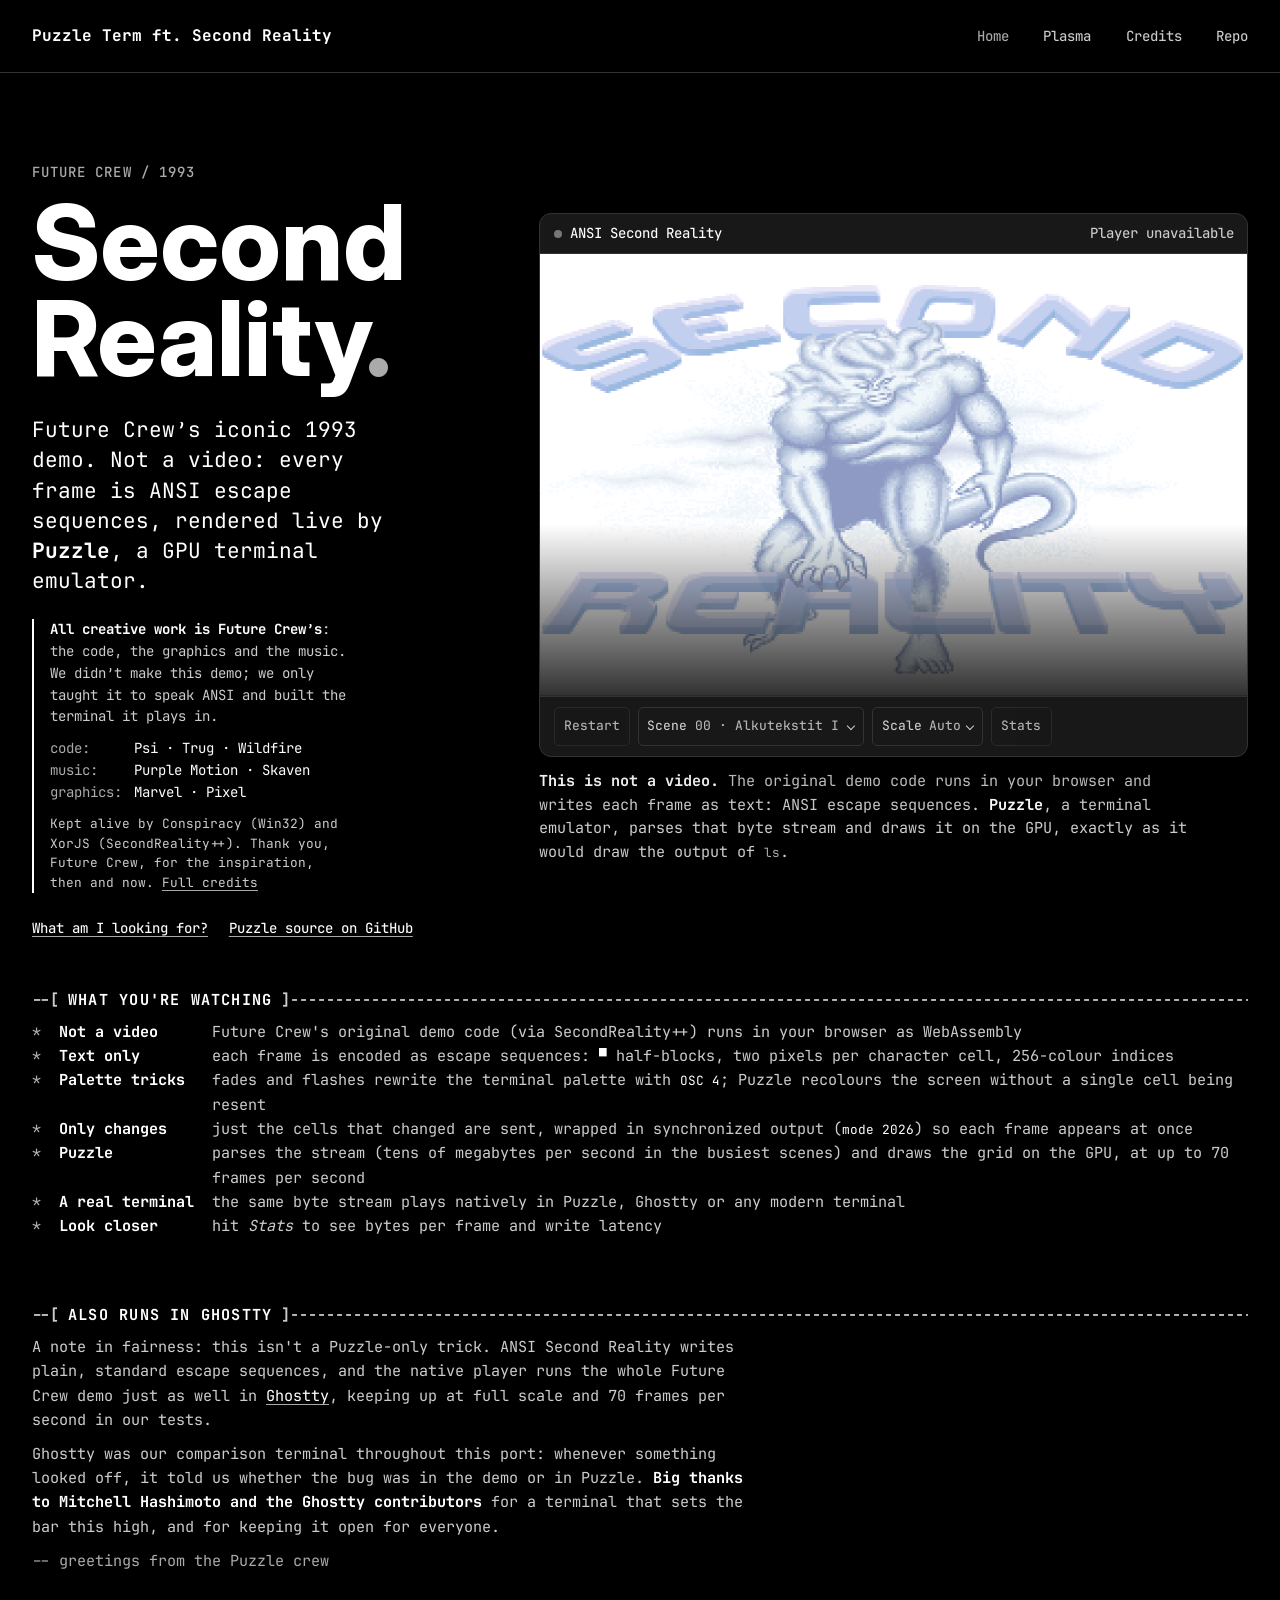
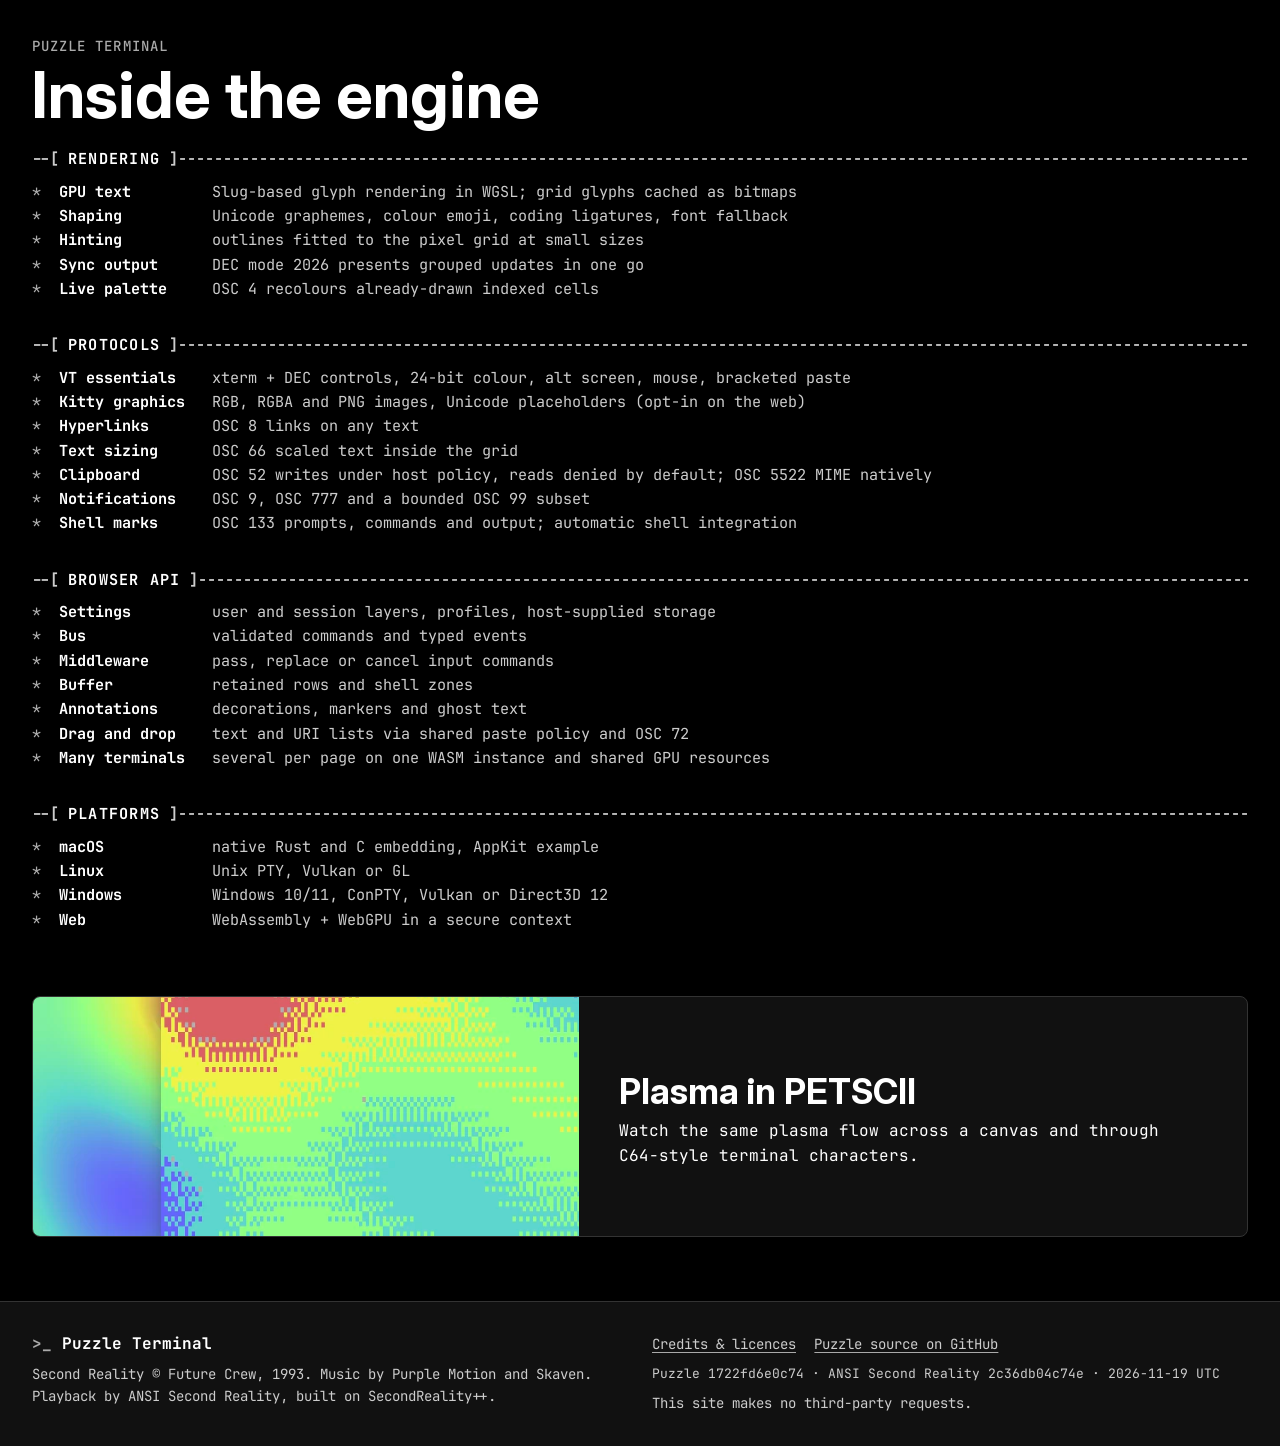
<file: index.html>
<!doctype html>
<html lang="en">
<head>
  <meta charset="utf-8">
  <meta name="viewport" content="width=device-width, initial-scale=1">
  <meta name="description" content="Watch Future Crew’s Second Reality play inside Puzzle Terminal, then explore the engine’s rendering, protocols and browser API.">
  <meta http-equiv="Content-Security-Policy" content="default-src 'self'; script-src 'self' 'wasm-unsafe-eval'; style-src 'self' 'unsafe-inline'; img-src 'self'; object-src 'none'; base-uri 'none'">
  <title>Puzzle Terminal — Second Reality</title>
  <link rel="stylesheet" href="./css/site.css">
  <script type="module" src="./js/showcase.js"></script>
</head>
<body>
  <a class="skip" href="#main">Skip to content</a>
  <header class="masthead">
    <div class="wrap masthead-inner">
      <a class="wordmark" href="./">Puzzle Term ft. Second Reality</a>
      <nav aria-label="Main">
        <a href="./" aria-current="page">Home</a>
        <a href="./plasma.html">Plasma</a>
        <a href="./credits.html">Credits</a>
        <a href="https://github.com/lateshift/puzzle-term">Repo</a>
      </nav>
    </div>
  </header>

  <main id="main" class="wrap">
    <section class="hero" aria-labelledby="hero-title">
      <div class="hero-copy">
        <p class="eyebrow">Future Crew <span aria-hidden="true">/</span> 1993</p>
        <h1 id="hero-title">Second<br>Reality<span class="accent">.</span></h1>
        <!-- README.md: Overview; ANSI Second Reality README.md: Introduction and Build and run -->
        <p class="lede">Future Crew’s iconic 1993 demo. Not a video: every frame is ANSI escape sequences, rendered live by <strong>Puzzle</strong>, a GPU terminal emulator.</p>
        <!-- ANSI Second Reality README.md: Credits (FCINFO10.TXT member list; SecondRealityW32; SecondReality++) -->
        <div class="fc-credit">
          <p><strong>All creative work is Future Crew’s</strong>: the code, the graphics and the music. We didn’t make this demo; we only taught it to speak ANSI and built the terminal it plays in.</p>
          <dl class="fc-names">
            <dt>code</dt><dd>Psi · Trug · Wildfire</dd>
            <dt>music</dt><dd>Purple Motion · Skaven</dd>
            <dt>graphics</dt><dd>Marvel · Pixel</dd>
          </dl>
          <p class="fc-thanks">Kept alive by Conspiracy (Win32) and XorJS (SecondReality++). Thank you, Future Crew, for the inspiration, then and now. <a href="./credits.html#demo-credit">Full credits</a></p>
        </div>
        <div class="hero-links">
          <a href="#how">What am I looking for?</a>
          <a href="https://github.com/lateshift/puzzle-term">Puzzle source on GitHub</a>
        </div>
      </div>

      <figure class="demo">
        <div class="frame" id="terminal-frame">
          <div class="frame-bar">
            <span class="frame-title"><span class="led" aria-hidden="true"></span> ANSI Second Reality</span>
            <p id="play-status" class="play-status" role="status">Checking WebGPU…</p>
          </div>
          <div class="stage" id="stage">
            <div class="terminal" id="terminal" aria-label="Puzzle Terminal playback" aria-hidden="true"></div>
            <div class="poster" id="poster">
              <!-- ANSI Second Reality REPORT.md: Part 03 Logo, Puzzle screenshot -->
              <img src="./img/second-reality-logo.png" alt="Second Reality’s blue pixel-art logo and horned figure, captured in Puzzle Terminal" width="800" height="1080">
            </div>
            <button class="primary play" id="play" type="button" disabled><span aria-hidden="true">▶</span> Play Second Reality (with sound)</button>
            <output class="stats" id="stats" aria-label="Playback statistics" aria-live="off" hidden></output>
          </div>
          <div class="controls" id="controls">
            <button id="restart" type="button" disabled>Restart</button>
            <label class="select-control" for="scene">
              <span>Scene</span>
              <select id="scene" disabled>
                <option value="0">00 · Alkutekstit I</option>
                <option value="1">01 · Alkutekstit II</option>
                <option value="2">02 · Alkutekstit III</option>
                <option value="3">03 · Logo</option>
                <option value="4">04 · Glenz</option>
                <option value="5">05 · Dottitunneli</option>
                <option value="6">06 · Techno</option>
                <option value="7">07 · Panicfake</option>
                <option value="8">08 · Vuori-Scrolli</option>
                <option value="9">09 · Rotazoomer</option>
                <option value="10">10 · Plasmacube</option>
                <option value="11">11 · MiniVectorBalls</option>
                <option value="12">12 · Peilipalloscroll</option>
                <option value="13">13 · 3D-Sinusfield</option>
                <option value="14">14 · Jellypic</option>
                <option value="15">15 · Vector Part II</option>
                <option value="16">16 · Endpictureflash</option>
                <option value="17">17 · Credits/Greetings</option>
                <option value="18">18 · EndScrolling</option>
              </select>
            </label>
            <label class="select-control" for="scale">
              <span>Scale</span>
              <select id="scale" disabled>
                <option value="auto">Auto</option>
                <option value="half">Half</option>
              </select>
            </label>
            <button id="stats-toggle" type="button" aria-controls="stats" aria-expanded="false" disabled>Stats</button>
          </div>
          <p id="unsupported" class="fallback" role="status" hidden>Your browser doesn't support WebGPU, which Puzzle's browser renderer needs. Try a current Chrome, Edge or Safari</p>
          <noscript><p class="fallback">Enable JavaScript to play the demo.</p></noscript>
        </div>
        <!-- docs/API.md: Terminal and transport; ANSI Second Reality README.md: Introduction, How it works -->
        <figcaption>
          <p class="not-video"><strong>This is not a video.</strong> The original demo code runs in your browser and writes each frame as text: ANSI escape sequences. <strong>Puzzle</strong>, a terminal emulator, parses that byte stream and draws it on the GPU, exactly as it would draw the output of <code>ls</code>.</p>
          <p class="live" id="live" aria-live="off"></p>
        </figcaption>
      </figure>
    </section>

    <section class="explain ascii-features" id="how" aria-labelledby="how-title">
      <h3 id="how-title">What you're watching</h3>
      <ul>
        <!-- ANSI Second Reality README.md: Introduction, Credits (SecondReality++) -->
        <li><b>Not a video</b><span>Future Crew's original demo code (via SecondReality++) runs in your browser as WebAssembly</span></li>
        <!-- ANSI Second Reality README.md: Pixels: two per cell, using half-blocks -->
        <li><b>Text only</b><span>each frame is encoded as escape sequences: <code>▀</code> half-blocks, two pixels per character cell, 256-colour indices</span></li>
        <!-- ANSI Second Reality README.md: Colours; docs/protocols/support.md: OSC 4/104 -->
        <li><b>Palette tricks</b><span>fades and flashes rewrite the terminal palette with <code>OSC 4</code>; Puzzle recolours the screen without a single cell being resent</span></li>
        <!-- ANSI Second Reality README.md: Only what changed; docs/protocols/contour.md: Mode 2026 -->
        <li><b>Only changes</b><span>just the cells that changed are sent, wrapped in synchronized output (<code>mode 2026</code>) so each frame appears at once</span></li>
        <!-- ANSI Second Reality README.md: Numbers; docs/API.md: Terminal and transport -->
        <li><b>Puzzle</b><span>parses the stream (tens of megabytes per second in the busiest scenes) and draws the grid on the GPU, at up to 70 frames per second</span></li>
        <!-- ANSI Second Reality README.md: Introduction, Build and run -->
        <li><b>A real terminal</b><span>the same byte stream plays natively in Puzzle, Ghostty or any modern terminal</span></li>
        <!-- this page: Stats toggle -->
        <li><b>Look closer</b><span>hit <em>Stats</em> to see bytes per frame and write latency</span></li>
      </ul>
    </section>

    <!-- ANSI Second Reality README.md: Numbers (Ghostty 1.3.1, full scale, 70 frames/s, no skips) -->
    <aside class="ghostty-note ascii-features" aria-labelledby="ghostty-title">
      <h3 id="ghostty-title">Also runs in Ghostty</h3>
      <p>A note in fairness: this isn't a Puzzle-only trick. ANSI Second Reality writes plain, standard escape sequences, and the native player runs the whole Future Crew demo just as well in <a href="https://ghostty.org">Ghostty</a>, keeping up at full scale and 70 frames per second in our tests.</p>
      <p>Ghostty was our comparison terminal throughout this port: whenever something looked off, it told us whether the bug was in the demo or in Puzzle. <strong>Big thanks to Mitchell Hashimoto and the Ghostty contributors</strong> for a terminal that sets the bar this high, and for keeping it open for everyone.</p>
      <p class="sig">-- greetings from the Puzzle crew</p>
    </aside>

    <section class="features" id="features" aria-labelledby="features-title">
      <div class="section-heading">
        <p class="eyebrow">Puzzle Terminal</p>
        <h2 id="features-title">Inside the engine</h2>
      </div>

      <div class="ascii-features">
        <section aria-labelledby="rendering-title">
          <h3 id="rendering-title">Rendering</h3>
          <ul>
            <!-- README.md: Overview; docs/API.md: Terminal and transport -->
            <li><b>GPU text</b><span>Slug-based glyph rendering in WGSL; grid glyphs cached as bitmaps</span></li>
            <!-- README.md: Overview; docs/SETTINGS.md: font -->
            <li><b>Shaping</b><span>Unicode graphemes, colour emoji, coding ligatures, font fallback</span></li>
            <!-- README.md: Overview; docs/SETTINGS.md: font -->
            <li><b>Hinting</b><span>outlines fitted to the pixel grid at small sizes</span></li>
            <!-- docs/protocols/contour.md: Mode 2026 -->
            <li><b>Sync output</b><span>DEC mode 2026 presents grouped updates in one go</span></li>
            <!-- docs/protocols/support.md: OSC 4/104 -->
            <li><b>Live palette</b><span>OSC 4 recolours already-drawn indexed cells</span></li>
          </ul>
        </section>

        <section aria-labelledby="protocols-title">
          <h3 id="protocols-title">Protocols</h3>
          <ul>
            <!-- docs/protocols/support.md: ECMA-48, DEC, xterm; docs/protocols/xterm.md: Mouse/focus/paste modes and extended SGR -->
            <li><b>VT essentials</b><span>xterm + DEC controls, 24-bit colour, alt screen, mouse, bracketed paste</span></li>
            <!-- docs/protocols/support.md: APC G; docs/API.md: Page memory -->
            <li><b>Kitty graphics</b><span>RGB, RGBA and PNG images, Unicode placeholders (opt-in on the web)</span></li>
            <!-- docs/protocols/support.md: OSC 8 -->
            <li><b>Hyperlinks</b><span>OSC 8 links on any text</span></li>
            <!-- docs/protocols/support.md: OSC 66 -->
            <li><b>Text sizing</b><span>OSC 66 scaled text inside the grid</span></li>
            <!-- docs/protocols/xterm.md: OSC 52; docs/protocols/support.md: OSC 5522 clipboard; docs/SETTINGS.md: clipboard -->
            <li><b>Clipboard</b><span>OSC 52 writes under host policy, reads denied by default; OSC 5522 MIME natively</span></li>
            <!-- docs/protocols/support.md: OSC 9, OSC 777 and OSC 99; docs/API.md: Notifications, progress and working directory -->
            <li><b>Notifications</b><span>OSC 9, OSC 777 and a bounded OSC 99 subset</span></li>
            <!-- docs/protocols/support.md: OSC 133 and Automatic shell integration; docs/API.md: Buffer contents -->
            <li><b>Shell marks</b><span>OSC 133 prompts, commands and output; automatic shell integration</span></li>
          </ul>
        </section>

        <section aria-labelledby="api-title">
          <h3 id="api-title">Browser API</h3>
          <ul>
            <!-- docs/API.md: Settings -->
            <li><b>Settings</b><span>user and session layers, profiles, host-supplied storage</span></li>
            <!-- docs/API.md: Bus and Command middleware; terminal.d.ts: BusAccess and TerminalMiddleware -->
            <li><b>Bus</b><span>validated commands and typed events</span></li>
            <!-- docs/API.md: Command middleware; terminal.d.ts: TerminalMiddleware -->
            <li><b>Middleware</b><span>pass, replace or cancel input commands</span></li>
            <!-- docs/API.md: Buffer contents -->
            <li><b>Buffer</b><span>retained rows and shell zones</span></li>
            <!-- docs/API.md: Decorations and suggestions -->
            <li><b>Annotations</b><span>decorations, markers and ghost text</span></li>
            <!-- docs/API.md: Drag and drop; docs/protocols/support.md: OSC 72 -->
            <li><b>Drag and drop</b><span>text and URI lists via shared paste policy and OSC 72</span></li>
            <!-- docs/API.md: Terminal and transport and Page memory; terminal.d.ts: PuzzleTerminal.create -->
            <li><b>Many terminals</b><span>several per page on one WASM instance and shared GPU resources</span></li>
          </ul>
        </section>

        <section aria-labelledby="platforms-title">
          <h3 id="platforms-title">Platforms</h3>
          <ul>
            <!-- README.md: Build and run, Embed Puzzle and macOS example app -->
            <li><b>macOS</b><span>native Rust and C embedding, AppKit example</span></li>
            <!-- docs/linux.md: Building and GPU backend -->
            <li><b>Linux</b><span>Unix PTY, Vulkan or GL</span></li>
            <!-- docs/windows.md: Building and GPU backend -->
            <li><b>Windows</b><span>Windows 10/11, ConPTY, Vulkan or Direct3D 12</span></li>
            <!-- docs/API.md: Terminal and transport; dist/pkg/README.md -->
            <li><b>Web</b><span>WebAssembly + WebGPU in a secure context</span></li>
          </ul>
        </section>
      </div>
    </section>

    <!-- docs/API.md: Terminal and transport; docs/SETTINGS.md: font.builtinGlyphs -->
    <a class="plasma-teaser" href="./plasma.html">
      <img src="./img/plasma-preview.webp" width="640" height="280" loading="lazy" alt="">
      <div>
        <h2>Plasma in PETSCII</h2>
        <p>Watch the same plasma flow across a canvas and through C64-style terminal characters.</p>
      </div>
    </a>
  </main>

  <footer class="footer">
    <div class="wrap footer-inner">
      <div>
        <p class="wordmark"><span class="prompt" aria-hidden="true">&gt;_</span> Puzzle Terminal</p>
        <!-- ANSI Second Reality REPORT.md: Part 00 and Phase 2 results; README.md: License and credits; SecondRealityPlusPlus README.md: Attribution -->
        <p>Second Reality © Future Crew, 1993. Music by Purple Motion and Skaven.</p>
        <p>Playback by ANSI Second Reality, built on SecondReality++.</p>
      </div>
      <div>
        <p class="footer-links"><a href="./credits.html">Credits &amp; licences</a> <a href="https://github.com/lateshift/puzzle-term">Puzzle source on GitHub</a></p>
        <p id="build-info" class="build-info"></p>
        <p>This site makes no third-party requests.</p>
      </div>
    </div>
  </footer>
</body>
</html>
</file>
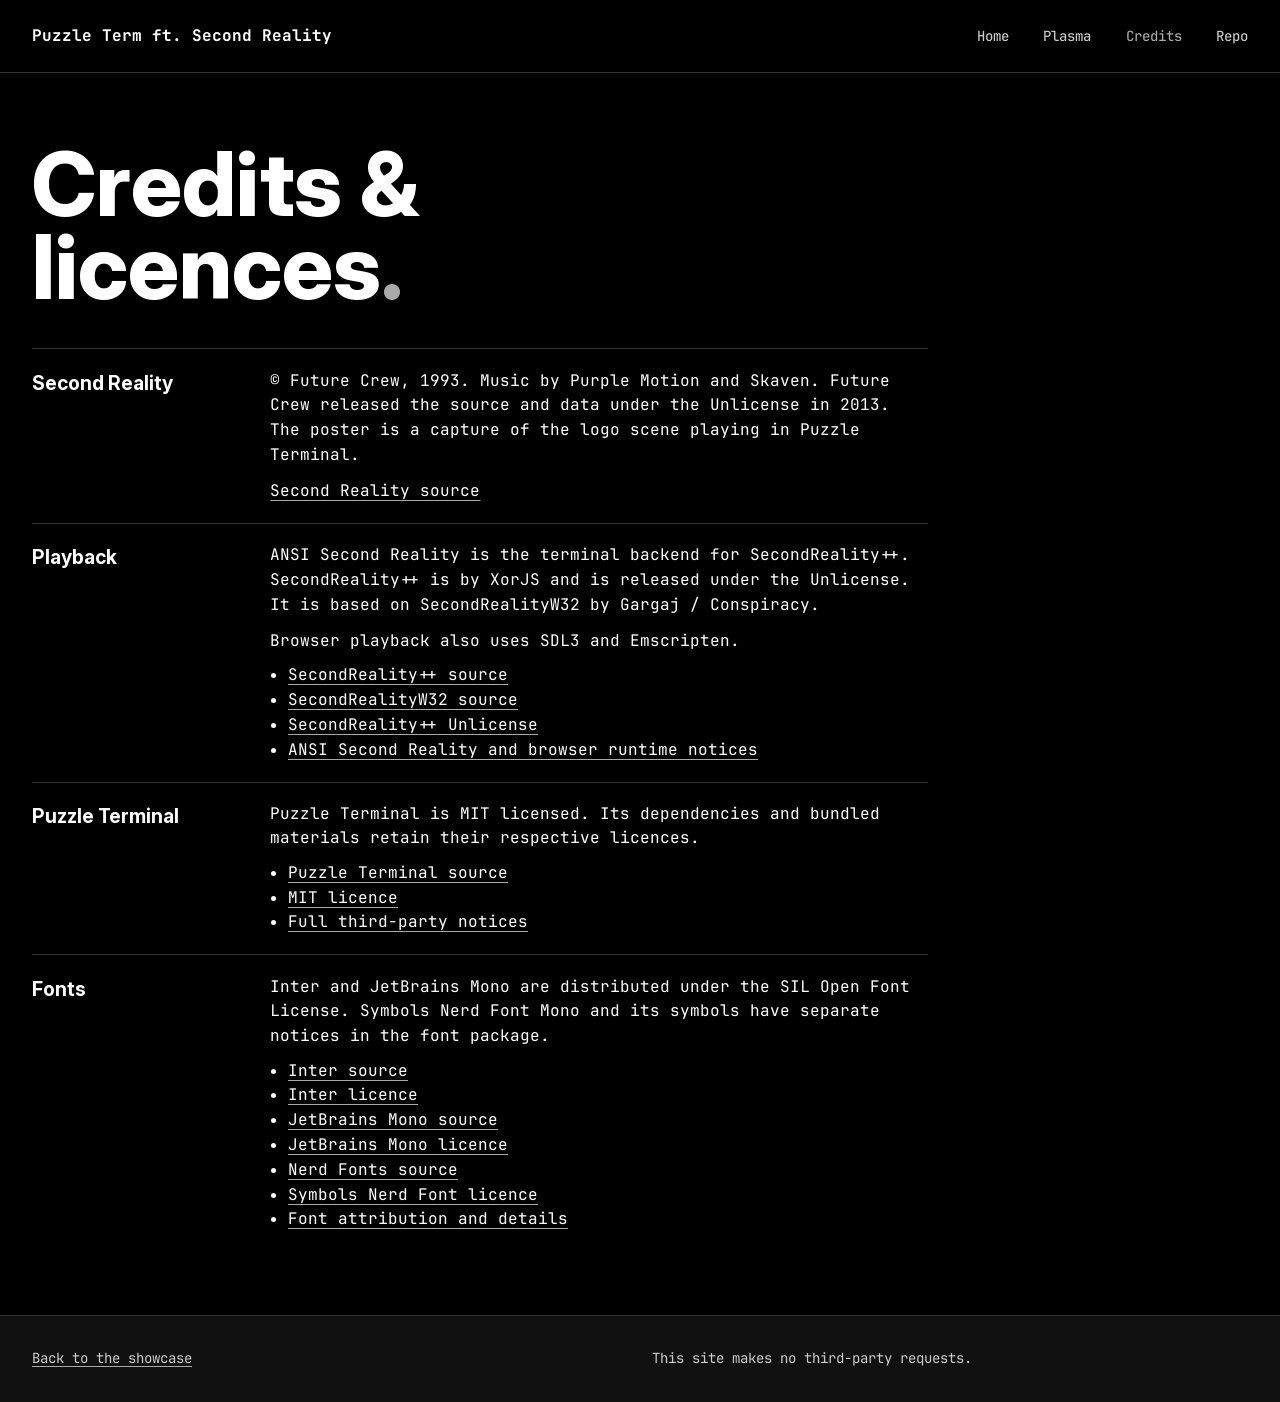
<file: credits.html>
<!doctype html>
<html lang="en">
<head>
  <meta charset="utf-8">
  <meta name="viewport" content="width=device-width, initial-scale=1">
  <meta name="description" content="Credits and licences for the Puzzle Terminal showcase and Second Reality playback.">
  <meta http-equiv="Content-Security-Policy" content="default-src 'self'; object-src 'none'; base-uri 'none'">
  <title>Credits &amp; licences — Puzzle Terminal</title>
  <link rel="stylesheet" href="./css/site.css">
</head>
<body>
  <a class="skip" href="#main">Skip to content</a>
  <header class="masthead">
    <div class="wrap masthead-inner">
      <a class="wordmark" href="./">Puzzle Term ft. Second Reality</a>
      <nav aria-label="Main">
        <a href="./">Home</a>
        <a href="./plasma.html">Plasma</a>
        <a href="./credits.html" aria-current="page">Credits</a>
        <a href="https://github.com/lateshift/puzzle-term">Repo</a>
      </nav>
    </div>
  </header>

  <main id="main" class="wrap credits">
    <h1>Credits &amp;<br>licences<span class="accent">.</span></h1>
    <div class="credits-list">
      <section aria-labelledby="demo-credit">
        <h2 id="demo-credit">Second Reality</h2>
        <div>
          <p>© Future Crew, 1993. Music by Purple Motion and Skaven. Future Crew released the source and data under the Unlicense in 2013. The poster is a capture of the logo scene playing in Puzzle Terminal.</p>
          <p><a href="https://github.com/mtuomi/SecondReality">Second Reality source</a></p>
        </div>
      </section>
      <section aria-labelledby="playback-credit">
        <h2 id="playback-credit">Playback</h2>
        <div>
          <p>ANSI Second Reality is the terminal backend for SecondReality++. SecondReality++ is by XorJS and is released under the Unlicense. It is based on SecondRealityW32 by Gargaj / Conspiracy.</p>
          <p>Browser playback also uses SDL3 and Emscripten.</p>
          <ul class="credit-links">
            <li><a href="https://github.com/XorJS/SecondRealityPlusPlus">SecondReality++ source</a></li>
            <li><a href="https://github.com/ConspiracyHu/SecondRealityW32">SecondRealityW32 source</a></li>
            <li><a href="./ansi-second-reality/SECOND-REALITY-UNLICENSE.txt">SecondReality++ Unlicense</a></li>
            <li><a href="./ansi-second-reality/NOTICES.txt">ANSI Second Reality and browser runtime notices</a></li>
          </ul>
        </div>
      </section>
      <section aria-labelledby="puzzle-credit">
        <h2 id="puzzle-credit">Puzzle Terminal</h2>
        <div>
          <p>Puzzle Terminal is MIT licensed. Its dependencies and bundled materials retain their respective licences.</p>
          <ul class="credit-links">
            <li><a href="https://github.com/lateshift/puzzle-term">Puzzle Terminal source</a></li>
            <li><a href="./puzzle/LICENSE">MIT licence</a></li>
            <li><a href="./puzzle/THIRD_PARTY_NOTICES.md">Full third-party notices</a></li>
          </ul>
        </div>
      </section>
      <section aria-labelledby="fonts-credit">
        <h2 id="fonts-credit">Fonts</h2>
        <div>
          <p>Inter and JetBrains Mono are distributed under the SIL Open Font License. Symbols Nerd Font Mono and its symbols have separate notices in the font package.</p>
          <ul class="credit-links">
            <li><a href="https://github.com/rsms/inter">Inter source</a></li>
            <li><a href="./fonts/Inter-OFL.txt">Inter licence</a></li>
            <li><a href="https://github.com/JetBrains/JetBrainsMono">JetBrains Mono source</a></li>
            <li><a href="./puzzle/assets/JetBrainsMono-OFL.txt">JetBrains Mono licence</a></li>
            <li><a href="https://github.com/ryanoasis/nerd-fonts">Nerd Fonts source</a></li>
            <li><a href="./puzzle/assets/NerdFontsSymbolsOnly-LICENSE">Symbols Nerd Font licence</a></li>
            <li><a href="./puzzle/assets/NerdFontsSymbolsOnly-README.md">Font attribution and details</a></li>
          </ul>
        </div>
      </section>
    </div>
  </main>

  <footer class="footer">
    <div class="wrap footer-inner">
      <a href="./">Back to the showcase</a>
      <p>This site makes no third-party requests.</p>
    </div>
  </footer>
</body>
</html>
</file>
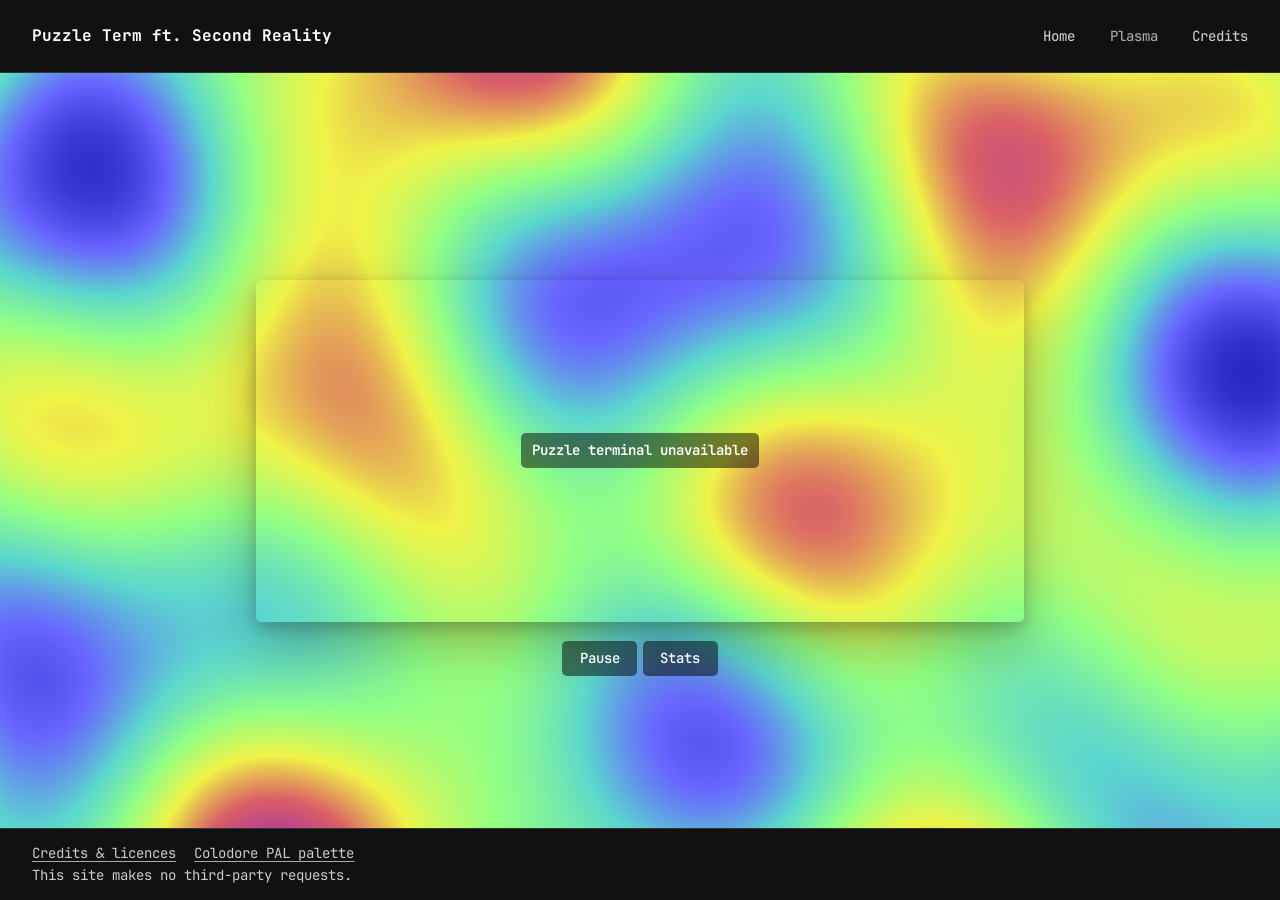
<file: plasma.html>
<!doctype html>
<html lang="en">
<head>
  <meta charset="utf-8">
  <meta name="viewport" content="width=device-width, initial-scale=1">
  <meta name="description" content="One flowing plasma, with C64-style characters drawn by a live Puzzle terminal.">
  <meta http-equiv="Content-Security-Policy" content="default-src 'self'; script-src 'self' 'wasm-unsafe-eval'; style-src 'self' 'unsafe-inline'; img-src 'self'; object-src 'none'; base-uri 'none'">
  <title>Plasma in PETSCII — Puzzle Terminal</title>
  <link rel="stylesheet" href="./css/site.css">
  <link rel="stylesheet" href="./css/plasma.css">
  <script type="module" src="./js/plasma.js"></script>
</head>
<body class="plasma-page">
  <a class="skip" href="#main">Skip to content</a>
  <header class="masthead">
    <div class="wrap masthead-inner">
      <a class="wordmark" href="./">Puzzle Term ft. Second Reality</a>
      <nav aria-label="Main">
        <a href="./">Home</a>
        <a href="./plasma.html" aria-current="page">Plasma</a>
        <a href="./credits.html">Credits</a>
      </nav>
    </div>
  </header>

  <canvas id="plasma-background" class="plasma-background" aria-hidden="true"></canvas>
  <main class="plasma-main" id="main" aria-label="Plasma">
    <div class="plasma-window" id="plasma-window">
      <div class="plasma-terminal" id="plasma-terminal" aria-label="Puzzle Terminal" aria-describedby="plasma-caption"></div>
      <p id="plasma-status" class="plasma-pill" role="status">Loading terminal…</p>
    </div>
    <div class="plasma-info">
      <!-- docs/API.md: Terminal and transport; docs/protocols/support.md: OSC 4/104 and mode 2026; docs/SETTINGS.md: font.builtinGlyphs -->
      <p id="plasma-caption" class="plasma-pill">This part is a Puzzle terminal: plasma drawn with escape sequences</p>
      <div class="plasma-controls" aria-label="Plasma controls">
        <button id="plasma-motion" type="button">Pause</button>
        <button id="plasma-stats-toggle" type="button" aria-controls="plasma-stats" aria-expanded="false">Stats</button>
      </div>
      <output id="plasma-stats" class="plasma-pill plasma-stats" aria-label="Plasma performance" aria-live="off" hidden></output>
    </div>
    <noscript><p class="plasma-pill">Enable JavaScript to see the plasma.</p></noscript>
  </main>

  <footer class="footer">
    <div class="wrap footer-inner">
      <p class="footer-links"><a href="./credits.html">Credits &amp; licences</a> <a href="https://github.com/VICE-Team/svn-mirror/blob/main/vice/data/C64/colodore.vpl">Colodore PAL palette</a></p>
      <p>This site makes no third-party requests.</p>
    </div>
  </footer>
</body>
</html>
</file>
<file: css/site.css>
@font-face {
  font-family: "Inter";
  src: url("../fonts/InterVariable.ttf") format("truetype");
  font-weight: 100 900;
  font-display: swap;
}

@font-face {
  font-family: "JetBrains Mono";
  src: url("../puzzle/assets/JetBrainsMono-Variable.ttf") format("truetype");
  font-weight: 100 800;
  font-display: swap;
}

:root {
  color-scheme: dark;
  --base: #000;
  --surface: #111;
  --text: #fff;
  --muted: #ccc;
  --line: #333;
  --accent: #aaa;
  --play: #d6d6d6;
  --play-ink: #171717;
  --mono: "JetBrains Mono", ui-monospace, monospace;
  --headline: "Inter", system-ui, sans-serif;
}

*, *::before, *::after { box-sizing: border-box; }
[hidden] { display: none !important; }
body { margin: 0; background: var(--base); color: var(--text); font: 1rem/1.55 var(--mono); }
a { color: inherit; text-decoration-color: var(--accent); text-underline-offset: .23em; }
a:hover { color: var(--accent); }
p, h1, h2, h3, h4, figure { margin: 0; }
h1, h2, h3, h4 { font-family: var(--headline); }
button, select { font: inherit; }
button { cursor: pointer; }
button:disabled, select:disabled { cursor: default; opacity: .68; }
:focus-visible { outline: 2px solid var(--accent); outline-offset: 4px; }
code { font: .84em var(--mono); color: var(--accent); overflow-wrap: anywhere; }
.wrap { width: min(76rem, calc(100% - 4rem)); margin-inline: auto; }
.skip { position: absolute; z-index: 4; top: 1rem; left: 1rem; padding: .5rem 1rem; background: var(--surface); }
.skip:not(:focus) { clip-path: inset(50%); }

.masthead { border-bottom: 1px solid var(--line); }
.masthead-inner { min-height: 4.5rem; display: flex; align-items: center; justify-content: space-between; gap: 1rem; }
.wordmark { display: flex; align-items: center; gap: .65rem; font: 700 1rem/1.3 var(--mono); text-decoration: none; }
.prompt { color: var(--accent); }
.masthead nav { display: flex; flex-wrap: wrap; gap: clamp(.8rem, 3vw, 2.15rem); }
.masthead nav a { color: var(--muted); font: 500 .875rem/1.5 var(--mono); text-decoration: none; }
.masthead nav a:hover, .masthead nav a[aria-current] { color: var(--accent); }

.hero {
  display: grid;
  grid-template-columns: minmax(0, .78fr) minmax(0, 1.22fr);
  align-items: center;
  gap: clamp(1.5rem, 4.25vw, 4.25rem);
  padding-block: clamp(3.5rem, 7vw, 6.25rem) 3rem;
}
.hero-copy { align-self: center; }
.eyebrow { color: var(--accent); font: 600 .875rem/1.4 var(--mono); letter-spacing: .075em; text-transform: uppercase; }
h1 { margin-top: .8rem; font-size: clamp(4rem, 8.1vw, 8rem); font-weight: 780; line-height: .93; }
.accent { color: var(--accent); }
.lede { max-width: 28ch; margin-top: 1.65rem; font-size: clamp(1.125rem, 1.65vw, 1.475rem); line-height: 1.43; }
.fc-credit { max-width: 40ch; margin-top: 1.5rem; padding-left: 1rem; border-left: 2px solid var(--text); font: .875rem/1.55 var(--mono); color: var(--muted); }
.fc-credit strong { color: var(--text); }
.fc-names { display: grid; grid-template-columns: max-content 1fr; column-gap: 1.5ch; margin: .65rem 0; }
.fc-names dt { color: var(--accent); }
.fc-names dt::after { content: ":"; }
.fc-names dd { margin: 0; color: var(--text); }
.fc-thanks { font-size: .8rem; }
.hero-links { display: flex; flex-wrap: wrap; gap: .7rem 1.3rem; margin-top: 1.55rem; }
.hero-links a { font: 500 .875rem/1.55 var(--mono); }

.frame {
  color-scheme: dark;
  --frame-base: #181818;
  --frame-text: var(--text);
  --frame-muted: var(--muted);
  --frame-line: var(--line);
  --frame-hover: #292929;
  position: relative;
  overflow: hidden;
  color: var(--frame-text);
  background: var(--frame-base);
  border: 1px solid var(--frame-line);
  border-radius: 12px;
  box-shadow: 0 20px 50px #0003;
}
.frame-bar, .controls { display: flex; align-items: center; padding: .65rem .82rem; gap: .5rem; }
.frame-bar { justify-content: space-between; border-bottom: 1px solid var(--frame-line); font: 500 .875rem/1.35 var(--mono); }
.frame-title { display: inline-flex; align-items: center; gap: .55rem; white-space: nowrap; }
.led { width: .5rem; height: .5rem; border-radius: 50%; background: #777; }
[data-state="playing"] .led { background: #eee; }
.play-status { text-align: right; color: var(--frame-muted); }
.stage { position: relative; overflow: hidden; aspect-ratio: 8 / 5; background: #101010; }
.terminal, .poster, .poster::after { position: absolute; }
.terminal {
  top: 50%;
  left: 50%;
  transform: translate(-50%, -50%);
  width: 100%;
  height: 100%;
  overflow: hidden;
}
.terminal-output { position: absolute; inset: 0 auto auto 0; width: 100%; height: 100%; }
.terminal canvas { transform-origin: top left; }
.terminal[data-fitting] { opacity: 0; }
.terminal-fit-probe { position: absolute; inset: 0; visibility: hidden; }
.terminal[aria-hidden="true"] { visibility: hidden; }
.poster, .poster::after { inset: 0; }
.poster { pointer-events: none; }
.poster img {
  position: absolute;
  top: 0;
  left: 0;
  width: 125%;
  height: 180%;
  /* The logo occupies the top-left 640 × 600 of the native capture. */
}
.poster::after { content: ""; background: linear-gradient(0deg, #111d, #1110 39%); }
.primary {
  padding: .7rem 1rem;
  border: 1px solid transparent;
  border-radius: 6px;
  background: var(--play);
  color: var(--play-ink);
  font-weight: 740;
  box-shadow: 0 0 0 1px #0003;
}
.primary:hover:not(:disabled) { background: #eee; }
.play { position: absolute; z-index: 1; bottom: .95rem; left: 50%; width: max-content; max-width: calc(100% - 1.4rem); transform: translateX(-50%); }
.play span { margin-right: .3em; }
.controls { flex-wrap: wrap; border-top: 1px solid var(--frame-line); }
.controls :focus { outline: none; }
.controls button, .select-control {
  display: inline-flex;
  align-items: center;
  min-height: 2.4rem;
  min-width: 0;
  border: 1px solid var(--frame-line);
  border-radius: 5px;
  background: transparent;
  color: var(--frame-text);
  font: 500 .8125rem/1.3 var(--mono);
}
.controls button { padding: .38rem .58rem; }
.controls button:hover:not(:disabled), .controls button[aria-expanded="true"] { background: var(--frame-hover); }
.select-control span { padding-left: .52rem; color: var(--frame-muted); }
.select-control select {
  appearance: none;
  max-width: 11rem;
  padding: .56rem 1.32rem .56rem .46rem;
  border: 0;
  background: transparent;
  color: var(--frame-text);
  cursor: pointer;
}
.select-control { position: relative; }
.select-control::after {
  position: absolute;
  right: .58rem;
  top: 41%;
  width: .37rem;
  height: .37rem;
  border-right: 1px solid var(--frame-muted);
  border-bottom: 1px solid var(--frame-muted);
  transform: rotate(45deg);
  content: "";
  pointer-events: none;
}
.select-control option { background: var(--frame-base); }
.stats {
  position: absolute;
  top: .65rem;
  right: .65rem;
  max-width: calc(100% - 1.3rem);
  margin: 0;
  padding: .45rem .65rem;
  border-radius: 5px;
  background: #111e;
  color: var(--text);
  font: 500 .75rem/1.5 var(--mono);
  white-space: pre-line;
  pointer-events: none;
}
.frame:fullscreen { display: flex; flex-direction: column; border: 0; border-radius: 0; }
.frame:fullscreen .frame-bar, .frame:fullscreen .controls { flex: none; }
.frame:fullscreen .stage { flex: 1 1 0; min-height: 0; aspect-ratio: auto; }
.frame:fullscreen .poster { width: min(100%, calc((100dvh - 8rem) * 1.6)); aspect-ratio: 8 / 5; margin: auto; overflow: hidden; }
.fallback { padding: .6rem .82rem .85rem; color: var(--frame-muted); font-size: .92rem; }
figcaption { margin-top: .75rem; color: var(--muted); font-size: .875rem; }

.explain { margin-bottom: 4rem; }
.explain code { color: var(--text); }
.not-video { max-width: 72ch; color: var(--muted); font-size: .95rem; line-height: 1.55; }
.not-video strong { color: var(--text); }
.live { margin-top: .5rem; font-family: var(--mono); font-size: clamp(.6rem, 1vw, .75rem); color: var(--accent); white-space: nowrap; overflow: hidden; text-overflow: ellipsis; }
/* The line keeps its height while idle, so starting playback never shifts the page. */
.live { min-height: 1.5em; line-height: 1.5; }
.live:not([data-active]) { visibility: hidden; }

.ghostty-note { margin-bottom: 4rem; }
.ghostty-note p { max-width: 80ch; color: var(--muted); }
.ghostty-note p + p { margin-top: .6rem; }
.ghostty-note strong, .ghostty-note a { color: var(--text); }
.ghostty-note .sig { color: var(--accent); }

.features { padding-bottom: 4rem; }
.section-heading { margin-bottom: 1.25rem; }
.section-heading h2 { margin-top: .35rem; font-size: clamp(2.25rem, 5vw, 4.25rem); line-height: 1.02; }
.ascii-features { font-family: var(--mono); font-size: .95rem; line-height: 1.6; }
.ascii-features section + section { margin-top: 2rem; }
.ascii-features h3 { display: flex; gap: 1ch; overflow: hidden; white-space: nowrap; margin-bottom: .5rem; font: inherit; font-weight: 700; text-transform: uppercase; letter-spacing: .08em; color: var(--text); }
.ascii-features h3::before { content: "--["; color: var(--muted); letter-spacing: 0; }
.ascii-features h3::after { content: "]-------------------------------------------------------------------------------------------------------------------------"; color: var(--muted); letter-spacing: 0; }
.ascii-features ul { list-style: none; margin: 0; padding: 0; }
.ascii-features li { display: grid; grid-template-columns: 2ch 16ch minmax(0, 1fr); column-gap: 1ch; }
.ascii-features li::before { content: "*"; color: var(--accent); }
.ascii-features li b { font-weight: 700; color: var(--text); }
.ascii-features li span { color: var(--muted); }

.plasma-teaser {
  display: grid;
  grid-template-columns: minmax(0, .9fr) minmax(0, 1.1fr);
  align-items: center;
  margin-bottom: 4rem;
  overflow: hidden;
  border: 1px solid var(--line);
  border-radius: 8px;
  background: var(--surface);
  text-decoration: none;
}
.plasma-teaser img { display: block; width: 100%; height: auto; }
.plasma-teaser div { padding: 1rem clamp(1rem, 4vw, 2.5rem); }
.plasma-teaser h2 { font-size: clamp(1.4rem, 3vw, 2.2rem); }
.plasma-teaser:hover { border-color: var(--accent); }

.footer { border-top: 1px solid var(--line); background: var(--surface); }
.footer-inner { display: grid; grid-template-columns: 1fr 1fr; gap: 1.5rem; padding-block: 2rem; font-size: .875rem; color: var(--muted); }
.footer .wordmark { color: var(--text); margin-bottom: .6rem; }
.footer-links { display: flex; flex-wrap: wrap; column-gap: 1.15rem; }
.build-info { margin-block: .55rem; font: .8125rem/1.5 var(--mono); overflow-wrap: anywhere; }

.credits { padding-block: 3.5rem 4rem; }
.credits h1 { font-size: clamp(3.25rem, 7vw, 6rem); }
.credits-list { max-width: 56rem; margin-top: 2.5rem; }
.credits-list section { display: grid; grid-template-columns: minmax(11rem, 1fr) 3fr; gap: 1.2rem; border-top: 1px solid var(--line); padding-block: 1.2rem; }
.credits-list h2 { font-size: 1.2rem; }
.credits-list p + p { margin-top: .7rem; }
.credit-links { margin-block: .6rem 0; padding-left: 1.1rem; }

@media (max-width: 64rem) {
  .hero { grid-template-columns: minmax(0, .68fr) minmax(0, 1fr); }
}

@media (max-width: 50rem) {
  .wrap { width: min(100% - 2.5rem, 43rem); }
  .hero { grid-template-columns: 1fr; gap: 1.65rem; padding-block: 2.75rem 2rem; }
  .hero h1 { font-size: clamp(4.25rem, 12vw, 6rem); }
  .lede { max-width: 34ch; margin-top: 1rem; }
  .hero-links { margin-top: 1rem; }
  .ascii-features li { grid-template-columns: 2ch minmax(0, 1fr); }
  .ascii-features li span { grid-column: 2; }
}

@media (max-width: 33rem) {
  .plasma-teaser { grid-template-columns: 1fr; }
  .wrap { width: calc(100% - 2rem); }
  .masthead-inner { flex-wrap: wrap; gap: .55rem; padding-block: .85rem; }
  .masthead nav { column-gap: 1.05rem; }
  .hero h1 { font-size: clamp(3.7rem, 16vw, 5.1rem); }
  .frame-bar, .controls { padding-inline: .55rem; }
  .frame-bar { font-size: .8125rem; }
  .play { padding: .55rem .7rem; font-size: .875rem; }
  .footer-inner, .credits-list section { grid-template-columns: 1fr; }
  .explain { margin-bottom: 2.75rem; }
}
</file>
<file: css/plasma.css>
.plasma-page {
  isolation: isolate;
  display: flex;
  min-height: 100svh;
  flex-direction: column;
}

.plasma-page .masthead,
.plasma-page .footer {
  background: var(--surface);
}

.plasma-page .footer-inner {
  display: block;
  padding-block: .85rem;
}

.plasma-background {
  position: fixed;
  z-index: -1;
  inset: 0;
  width: 100%;
  height: 100%;
}

.plasma-main {
  display: grid;
  flex: 1;
  grid-template-rows: 1fr auto 1fr;
  justify-items: center;
  align-items: center;
  gap: 1.2rem;
  min-height: 33rem;
  padding: 1.25rem 1rem;
}

.plasma-window {
  grid-row: 2;
  position: relative;
  display: grid;
  place-items: center;
  width: 60vw;
  height: clamp(9rem, 38svh, 22rem);
  overflow: hidden;
  border-radius: 5px;
  box-shadow: 0 6px 16px #0003, 0 22px 54px #0004;
}

.plasma-terminal {
  position: absolute;
  inset: 0;
}

.plasma-terminal:not([data-ready]) {
  visibility: hidden;
}

.plasma-pill,
.plasma-controls button {
  padding: .47rem .7rem;
  border-radius: 5px;
  background: rgb(0 0 0 / 50%);
  color: var(--text);
}

.plasma-window > .plasma-pill {
  z-index: 1;
  max-width: calc(100% - 1rem);
  font: 650 .875rem/1.4 var(--mono);
  text-align: center;
}

.plasma-info {
  grid-row: 3;
  position: relative;
  align-self: start;
  display: grid;
  justify-items: center;
  gap: .6rem;
  text-align: center;
}

.plasma-controls {
  display: flex;
  justify-content: center;
  gap: .4rem;
}

.plasma-controls button {
  min-width: 4.65rem;
  border: 0;
  font: 600 .875rem/1.45 var(--mono);
}

.plasma-controls button:hover {
  box-shadow: inset 0 0 0 1px #fff6;
}

.plasma-stats {
  position: absolute;
  top: calc(100% + .45rem);
  width: max-content;
  max-width: calc(100vw - 2rem);
  font: .8rem/1.5 var(--mono);
  white-space: pre-line;
}

@media (max-width: 33rem) {
  .plasma-main { min-height: 32rem; }
  .plasma-info { font-size: .875rem; }
  .plasma-stats { position: static; }
}
</file>
